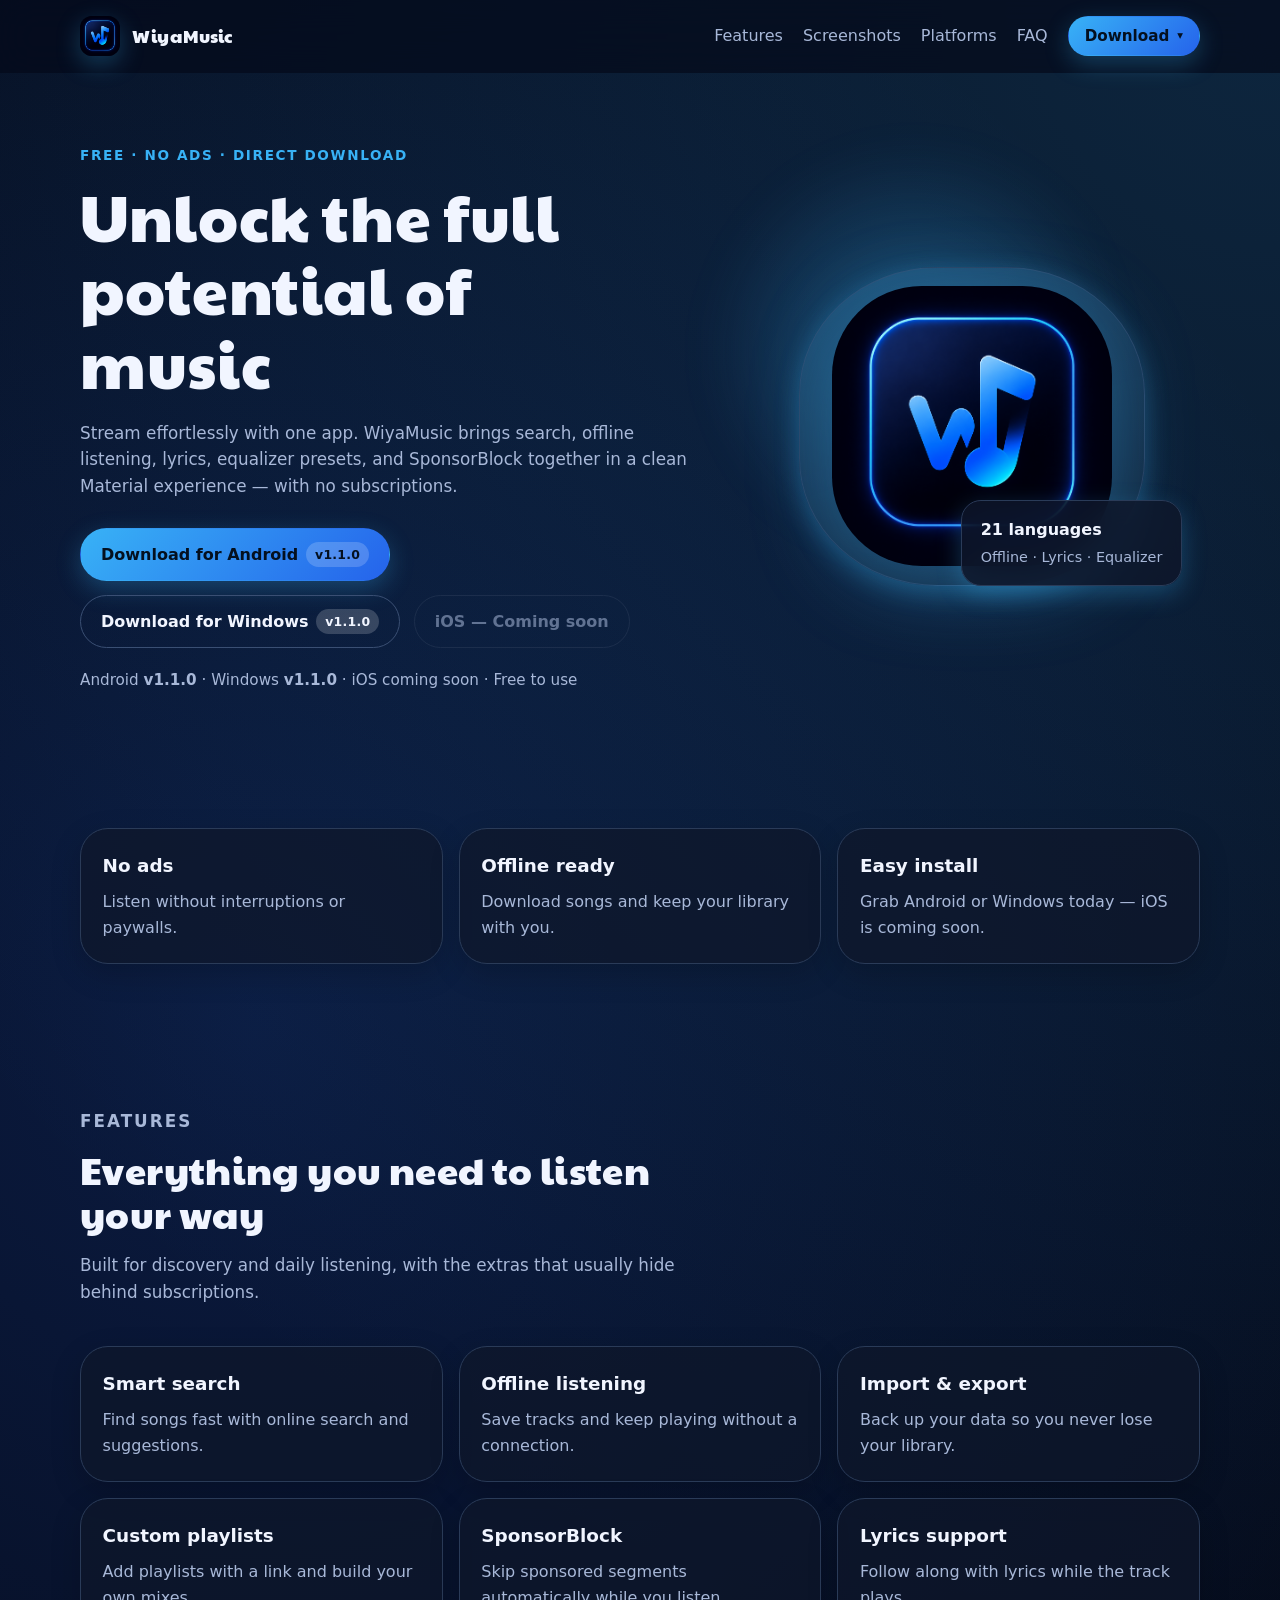
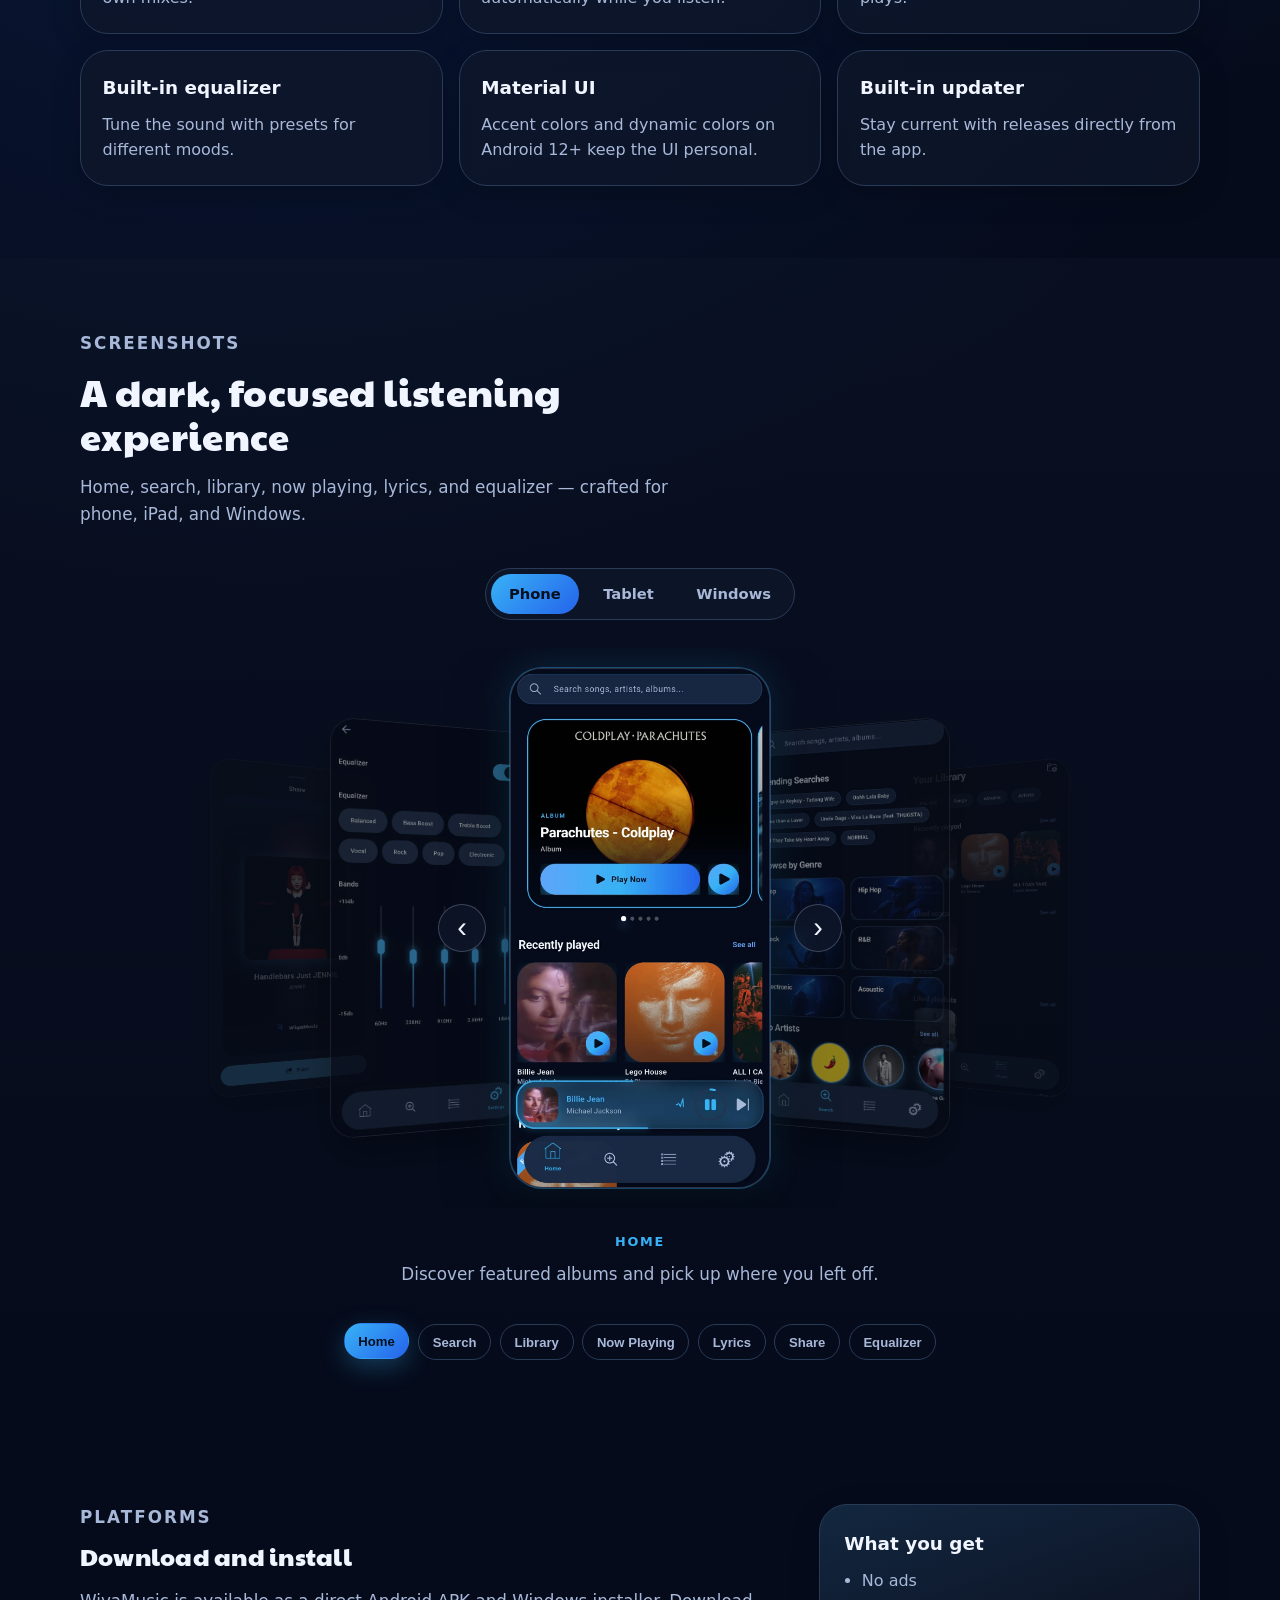
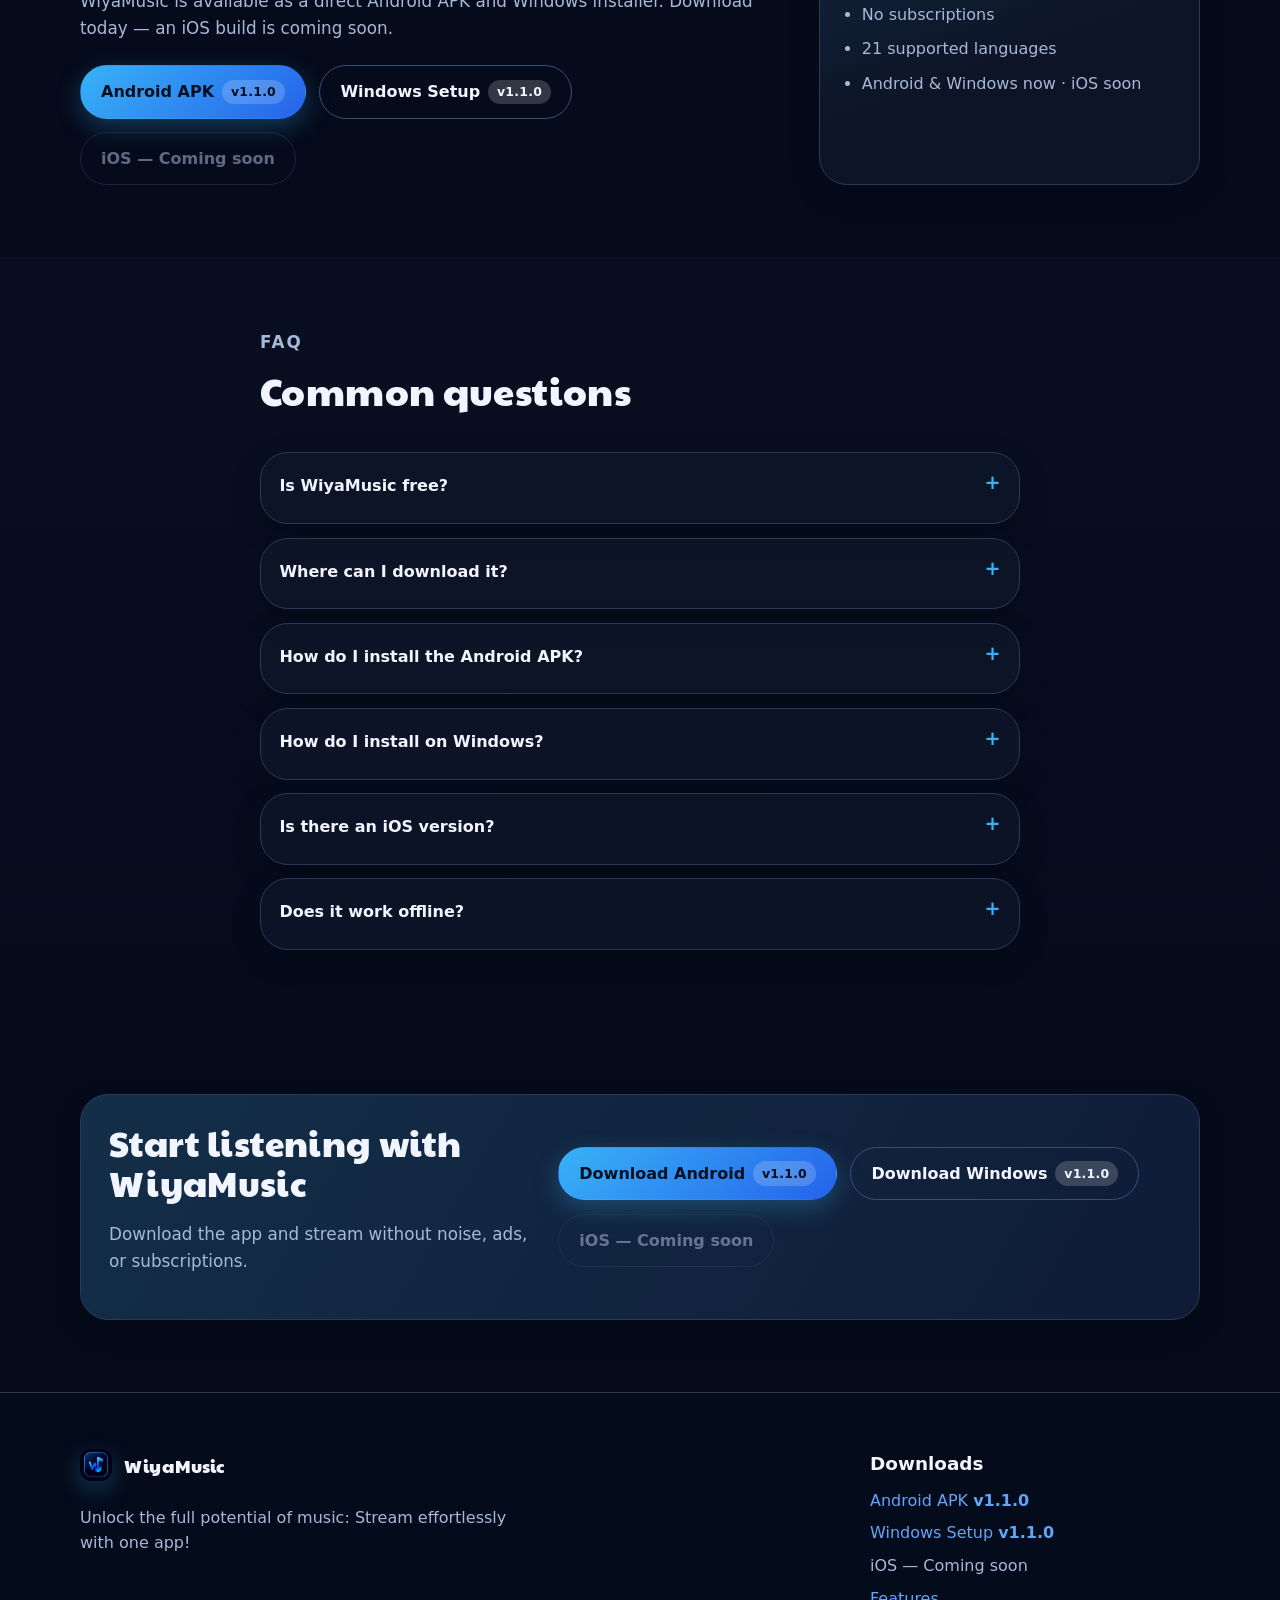
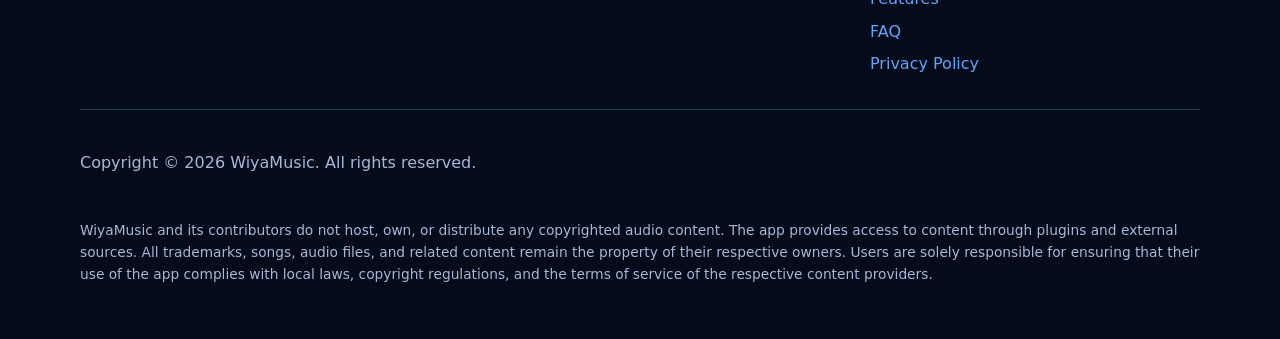
<file: index.html>
<!DOCTYPE html>
<html lang="en">
  <head>
    <meta charset="utf-8" />
    <meta name="viewport" content="width=device-width, initial-scale=1" />
    <title>WiyaMusic — Stream effortlessly with one app</title>
    <meta
      name="description"
      content="WiyaMusic is a free music streaming app with offline listening, lyrics, equalizer, SponsorBlock, and no ads or subscriptions. Download for Android and Windows — iOS coming soon."
    />
    <meta name="theme-color" content="#050B1B" />
    <meta name="color-scheme" content="dark" />
    <link rel="canonical" href="https://wiyam12.github.io/wiyamusic/" />
    <link rel="icon" type="image/png" href="assets/icons/wiyamusic_icon.png" />
    <link rel="apple-touch-icon" href="assets/icons/wiyamusic_icon.png" />

    <meta property="og:type" content="website" />
    <meta property="og:site_name" content="WiyaMusic" />
    <meta property="og:title" content="WiyaMusic — Stream effortlessly with one app" />
    <meta
      property="og:description"
      content="Free music streaming with offline listening, lyrics, equalizer, and no ads. Download for Android and Windows — iOS coming soon."
    />
    <meta
      property="og:image"
      content="https://wiyam12.github.io/wiyamusic/assets/icons/wiyamusic_icon.png"
    />
    <meta property="og:url" content="https://wiyam12.github.io/wiyamusic/" />

    <meta name="twitter:card" content="summary" />
    <meta name="twitter:title" content="WiyaMusic" />
    <meta
      name="twitter:description"
      content="Unlock the full potential of music: Stream effortlessly with one app!"
    />
    <meta
      name="twitter:image"
      content="https://wiyam12.github.io/wiyamusic/assets/icons/wiyamusic_icon.png"
    />

    <link rel="stylesheet" href="css/styles.css" />
  </head>
  <body>
    <a class="skip-link" href="#main">Skip to content</a>

    <header class="site-header" data-header>
      <div class="container header-inner">
        <a class="brand" href="#top" aria-label="WiyaMusic home">
          <img
            src="assets/icons/wiyamusic_icon.png"
            alt=""
            width="40"
            height="40"
          />
          <span>WiyaMusic</span>
        </a>

        <button
          class="nav-toggle"
          type="button"
          aria-expanded="false"
          aria-controls="site-nav"
          data-nav-toggle
        >
          <span class="sr-only">Menu</span>
          <span class="nav-toggle-bar" aria-hidden="true"></span>
          <span class="nav-toggle-bar" aria-hidden="true"></span>
          <span class="nav-toggle-bar" aria-hidden="true"></span>
        </button>

        <nav class="site-nav" id="site-nav" data-nav>
          <a href="#features">Features</a>
          <a href="#screenshots">Screenshots</a>
          <a href="#platforms">Platforms</a>
          <a href="#faq">FAQ</a>
          <div class="nav-download" data-download-menu>
            <button
              class="button button-small nav-download-toggle"
              type="button"
              aria-haspopup="true"
              aria-expanded="false"
              aria-controls="download-menu"
              data-download-toggle
            >
              Download
              <span class="nav-download-caret" aria-hidden="true">▾</span>
            </button>
            <div
              class="nav-download-panel"
              id="download-menu"
              role="menu"
              aria-label="Download options"
              data-download-panel
            >
              <a data-android-download
                class="nav-download-item"
                role="menuitem"
                href="downloads/android/wiyamusic-1.1.0.apk"
                download
              >
                <span class="nav-download-item-title">Download for Android</span>
                <span class="nav-download-item-sub"
                  >Direct APK · <span data-android-version>v1.1.0</span> · free</span
                >
              </a>
              <a data-windows-download
                class="nav-download-item"
                role="menuitem"
                href="downloads/windows/WiyaMusic-Setup-1.1.0.exe"
                download
              >
                <span class="nav-download-item-title">Download for Windows</span>
                <span class="nav-download-item-sub"
                  >Setup EXE · <span data-windows-version>v1.1.0</span> · free</span
                >
              </a>
              <span
                class="nav-download-item is-soon"
                role="menuitem"
                aria-disabled="true"
                title="iOS download coming soon"
              >
                <span class="nav-download-item-title">Download for iOS</span>
                <span class="nav-download-item-sub">Coming soon</span>
              </span>
            </div>
          </div>
        </nav>
      </div>
    </header>

    <main id="main">
      <section class="hero" id="top">
        <div class="hero-glow" aria-hidden="true"></div>
        <div class="container hero-grid">
          <div class="hero-copy">
            <p class="eyebrow">Free · No ads · Direct download</p>
            <h1>Unlock the full potential of music</h1>
            <p class="lead">
              Stream effortlessly with one app. WiyaMusic brings search,
              offline listening, lyrics, equalizer presets, and SponsorBlock
              together in a clean Material experience — with no subscriptions.
            </p>
            <div class="hero-actions" id="download">
              <a data-android-download
                class="button"
                href="downloads/android/wiyamusic-1.1.0.apk"
                download
              >
                Download for Android
                <span class="button-version" data-android-version>v1.1.0</span>
              </a>
              <a data-windows-download
                class="button button-ghost"
                href="downloads/windows/WiyaMusic-Setup-1.1.0.exe"
                download
              >
                Download for Windows
                <span class="button-version" data-windows-version>v1.1.0</span>
              </a>
              <span
                class="button button-ghost button-soon"
                aria-disabled="true"
                title="iOS download coming soon"
              >
                iOS — Coming soon
              </span>
            </div>
            <p class="hero-meta">
              Android
              <span data-android-version>v1.1.0</span>
              · Windows
              <span data-windows-version>v1.1.0</span>
              · iOS coming soon · Free to use
            </p>
          </div>

          <div class="hero-visual" aria-hidden="true">
            <div class="glass-orb"></div>
            <img
              class="hero-icon"
              src="assets/icons/wiyamusic_icon.png"
              alt=""
              width="280"
              height="280"
            />
            <div class="hero-card">
              <strong>21 languages</strong>
              <span>Offline · Lyrics · Equalizer</span>
            </div>
          </div>
        </div>
      </section>

      <section class="section highlights" aria-label="Highlights">
        <div class="container highlight-grid">
          <article class="highlight-card">
            <h2>No ads</h2>
            <p>Listen without interruptions or paywalls.</p>
          </article>
          <article class="highlight-card">
            <h2>Offline ready</h2>
            <p>Download songs and keep your library with you.</p>
          </article>
          <article class="highlight-card">
            <h2>Easy install</h2>
            <p>Grab Android or Windows today — iOS is coming soon.</p>
          </article>
        </div>
      </section>

      <section class="section" id="features">
        <div class="container">
          <div class="section-heading">
            <p class="eyebrow">Features</p>
            <h2>Everything you need to listen your way</h2>
            <p>
              Built for discovery and daily listening, with the extras that
              usually hide behind subscriptions.
            </p>
          </div>

          <div class="feature-grid">
            <article class="feature-card">
              <h3>Smart search</h3>
              <p>Find songs fast with online search and suggestions.</p>
            </article>
            <article class="feature-card">
              <h3>Offline listening</h3>
              <p>Save tracks and keep playing without a connection.</p>
            </article>
            <article class="feature-card">
              <h3>Import &amp; export</h3>
              <p>Back up your data so you never lose your library.</p>
            </article>
            <article class="feature-card">
              <h3>Custom playlists</h3>
              <p>Add playlists with a link and build your own mixes.</p>
            </article>
            <article class="feature-card">
              <h3>SponsorBlock</h3>
              <p>Skip sponsored segments automatically while you listen.</p>
            </article>
            <article class="feature-card">
              <h3>Lyrics support</h3>
              <p>Follow along with lyrics while the track plays.</p>
            </article>
            <article class="feature-card">
              <h3>Built-in equalizer</h3>
              <p>Tune the sound with presets for different moods.</p>
            </article>
            <article class="feature-card">
              <h3>Material UI</h3>
              <p>
                Accent colors and dynamic colors on Android 12+ keep the UI
                personal.
              </p>
            </article>
            <article class="feature-card">
              <h3>Built-in updater</h3>
              <p>Stay current with releases directly from the app.</p>
            </article>
          </div>
        </div>
      </section>

      <section class="section section-alt" id="screenshots">
        <div class="container">
          <div class="section-heading">
            <p class="eyebrow">Screenshots</p>
            <h2>A dark, focused listening experience</h2>
            <p>
              Home, search, library, now playing, lyrics, and equalizer —
              crafted for phone, iPad, and Windows.
            </p>
          </div>

          <div
            class="shot-device-toggle"
            role="tablist"
            aria-label="Screenshot device"
          >
            <button
              type="button"
              class="shot-device-btn is-active"
              data-device-btn="phone"
              role="tab"
              aria-selected="true"
            >
              Phone
            </button>
            <button
              type="button"
              class="shot-device-btn"
              data-device-btn="tablet"
              role="tab"
              aria-selected="false"
            >
              Tablet
            </button>
            <button
              type="button"
              class="shot-device-btn"
              data-device-btn="windows"
              role="tab"
              aria-selected="false"
            >
              Windows
            </button>
          </div>

          <div
            class="shot-carousel"
            data-carousel
            data-device="phone"
            role="region"
            aria-roledescription="carousel"
            aria-label="WiyaMusic app screenshots"
          >
            <div class="shot-carousel-stage" data-carousel-stage>
              <div class="shot-carousel-glow" aria-hidden="true"></div>

              <button
                class="shot-nav shot-nav-prev"
                type="button"
                data-carousel-prev
                aria-label="Previous screenshot"
              >
                <span aria-hidden="true">‹</span>
              </button>

              <div class="shot-track" data-carousel-track>
                <figure
                  class="phone-frame shot-slide is-active"
                  data-slide
                  data-device="phone"
                  data-label="Home"
                  data-caption="Discover featured albums and pick up where you left off."
                >
                  <img
                    src="assets/images/screenshots/screenshot-01.jpeg"
                    alt="WiyaMusic home screen with recently played songs"
                    loading="lazy"
                    width="956"
                    height="2050"
                  />
                </figure>
                <figure
                  class="phone-frame shot-slide"
                  data-slide
                  data-device="phone"
                  data-label="Search"
                  data-caption="Browse trending searches, genres, and top artists."
                >
                  <img
                    src="assets/images/screenshots/screenshot-02.jpeg"
                    alt="WiyaMusic search screen with trending searches and genres"
                    loading="lazy"
                    width="956"
                    height="2050"
                  />
                </figure>
                <figure
                  class="phone-frame shot-slide"
                  data-slide
                  data-device="phone"
                  data-label="Library"
                  data-caption="Your playlists, liked songs, and albums in one place."
                >
                  <img
                    src="assets/images/screenshots/screenshot-03.jpeg"
                    alt="WiyaMusic library screen with playlists and liked songs"
                    loading="lazy"
                    width="956"
                    height="2050"
                  />
                </figure>
                <figure
                  class="phone-frame shot-slide"
                  data-slide
                  data-device="phone"
                  data-label="Now Playing"
                  data-caption="Full-screen playback with like, shuffle, and queue."
                >
                  <img
                    src="assets/images/screenshots/screenshot-04.jpeg"
                    alt="WiyaMusic now playing screen"
                    loading="lazy"
                    width="956"
                    height="2050"
                  />
                </figure>
                <figure
                  class="phone-frame shot-slide"
                  data-slide
                  data-device="phone"
                  data-label="Lyrics"
                  data-caption="Follow along with synced lyrics while you listen."
                >
                  <img
                    src="assets/images/screenshots/screenshot-05.jpeg"
                    alt="WiyaMusic synced lyrics view"
                    loading="lazy"
                    width="956"
                    height="2050"
                  />
                </figure>
                <figure
                  class="phone-frame shot-slide"
                  data-slide
                  data-device="phone"
                  data-label="Share"
                  data-caption="Share a polished song card with WiyaMusic branding."
                >
                  <img
                    src="assets/images/screenshots/screenshot-06.jpeg"
                    alt="WiyaMusic share song card"
                    loading="lazy"
                    width="956"
                    height="2050"
                  />
                </figure>
                <figure
                  class="phone-frame shot-slide"
                  data-slide
                  data-device="phone"
                  data-label="Equalizer"
                  data-caption="Tune the sound with presets and custom frequency bands."
                >
                  <img
                    src="assets/images/screenshots/screenshot-07.jpeg"
                    alt="WiyaMusic built-in equalizer with presets"
                    loading="lazy"
                    width="956"
                    height="2050"
                  />
                </figure>

                <figure
                  class="tablet-frame shot-slide"
                  data-slide
                  data-device="tablet"
                  data-label="Home"
                  data-caption="A spacious home layout with featured albums and recent listening."
                >
                  <img
                    src="assets/images/screenshots/ipad/screenshot-01.png"
                    alt="WiyaMusic iPad home screen"
                    loading="lazy"
                    width="2048"
                    height="2732"
                  />
                </figure>
                <figure
                  class="tablet-frame shot-slide"
                  data-slide
                  data-device="tablet"
                  data-label="Library"
                  data-caption="Sidebar navigation keeps library sections and playlists in reach."
                >
                  <img
                    src="assets/images/screenshots/ipad/screenshot-02.png"
                    alt="WiyaMusic iPad library with sidebar"
                    loading="lazy"
                    width="2048"
                    height="2732"
                  />
                </figure>
                <figure
                  class="tablet-frame shot-slide"
                  data-slide
                  data-device="tablet"
                  data-label="Playlists"
                  data-caption="Browse playlists with cover art in a tablet-friendly layout."
                >
                  <img
                    src="assets/images/screenshots/ipad/screenshot-03.png"
                    alt="WiyaMusic iPad playlists view"
                    loading="lazy"
                    width="2048"
                    height="2732"
                  />
                </figure>
                <figure
                  class="tablet-frame shot-slide"
                  data-slide
                  data-device="tablet"
                  data-label="Now Playing"
                  data-caption="Artwork and controls share the screen for a focused listen."
                >
                  <img
                    src="assets/images/screenshots/ipad/screenshot-04.png"
                    alt="WiyaMusic iPad now playing screen"
                    loading="lazy"
                    width="2048"
                    height="2732"
                  />
                </figure>
                <figure
                  class="tablet-frame shot-slide"
                  data-slide
                  data-device="tablet"
                  data-label="Queue"
                  data-caption="Show or hide the queue beside playback on iPad."
                >
                  <img
                    src="assets/images/screenshots/ipad/screenshot-05.png"
                    alt="WiyaMusic iPad now playing with queue"
                    loading="lazy"
                    width="2048"
                    height="2732"
                  />
                </figure>
                <figure
                  class="tablet-frame shot-slide"
                  data-slide
                  data-device="tablet"
                  data-label="Search"
                  data-caption="Search and discovery expand across the larger canvas."
                >
                  <img
                    src="assets/images/screenshots/ipad/screenshot-06.png"
                    alt="WiyaMusic iPad search screen"
                    loading="lazy"
                    width="2048"
                    height="2732"
                  />
                </figure>
                <figure
                  class="tablet-frame shot-slide"
                  data-slide
                  data-device="tablet"
                  data-label="Equalizer"
                  data-caption="Fine-tune sound with presets on a roomy tablet layout."
                >
                  <img
                    src="assets/images/screenshots/ipad/screenshot-07.png"
                    alt="WiyaMusic iPad equalizer"
                    loading="lazy"
                    width="2048"
                    height="2732"
                  />
                </figure>

                <figure
                  class="windows-frame shot-slide"
                  data-slide
                  data-device="windows"
                  data-label="Home"
                  data-caption="A desktop home layout with featured music and recent listening."
                >
                  <img
                    src="assets/images/screenshots/windows/screenshot-01.png"
                    alt="WiyaMusic Windows home screen"
                    loading="lazy"
                    width="1186"
                    height="793"
                  />
                </figure>
                <figure
                  class="windows-frame shot-slide"
                  data-slide
                  data-device="windows"
                  data-label="Search"
                  data-caption="Search and discovery on a wide Windows window."
                >
                  <img
                    src="assets/images/screenshots/windows/screenshot-02.png"
                    alt="WiyaMusic Windows search screen"
                    loading="lazy"
                    width="1186"
                    height="793"
                  />
                </figure>
                <figure
                  class="windows-frame shot-slide"
                  data-slide
                  data-device="windows"
                  data-label="Library"
                  data-caption="Browse playlists and library sections on desktop."
                >
                  <img
                    src="assets/images/screenshots/windows/screenshot-03.png"
                    alt="WiyaMusic Windows library screen"
                    loading="lazy"
                    width="1186"
                    height="793"
                  />
                </figure>
                <figure
                  class="windows-frame shot-slide"
                  data-slide
                  data-device="windows"
                  data-label="Now Playing"
                  data-caption="Full now-playing controls tailored for desktop."
                >
                  <img
                    src="assets/images/screenshots/windows/screenshot-04.png"
                    alt="WiyaMusic Windows now playing screen"
                    loading="lazy"
                    width="1186"
                    height="793"
                  />
                </figure>
                <figure
                  class="windows-frame shot-slide"
                  data-slide
                  data-device="windows"
                  data-label="Queue"
                  data-caption="Keep the queue visible while you listen on Windows."
                >
                  <img
                    src="assets/images/screenshots/windows/screenshot-05.png"
                    alt="WiyaMusic Windows queue view"
                    loading="lazy"
                    width="1186"
                    height="793"
                  />
                </figure>
                <figure
                  class="windows-frame shot-slide"
                  data-slide
                  data-device="windows"
                  data-label="Lyrics"
                  data-caption="Follow synced lyrics in a spacious desktop layout."
                >
                  <img
                    src="assets/images/screenshots/windows/screenshot-06.png"
                    alt="WiyaMusic Windows lyrics view"
                    loading="lazy"
                    width="1186"
                    height="793"
                  />
                </figure>
                <figure
                  class="windows-frame shot-slide"
                  data-slide
                  data-device="windows"
                  data-label="Equalizer"
                  data-caption="Tune presets and bands with desktop-friendly controls."
                >
                  <img
                    src="assets/images/screenshots/windows/screenshot-07.png"
                    alt="WiyaMusic Windows equalizer"
                    loading="lazy"
                    width="1186"
                    height="793"
                  />
                </figure>
              </div>

              <button
                class="shot-nav shot-nav-next"
                type="button"
                data-carousel-next
                aria-label="Next screenshot"
              >
                <span aria-hidden="true">›</span>
              </button>
            </div>

            <div class="shot-meta">
              <p class="shot-label" data-carousel-label>Home</p>
              <p class="shot-caption" data-carousel-caption>
                Discover featured albums and pick up where you left off.
              </p>
            </div>

            <div
              class="shot-dots"
              data-carousel-dots
              role="tablist"
              aria-label="Choose screenshot"
            ></div>
          </div>
        </div>
      </section>

      <section class="section" id="platforms">
        <div class="container download-grid">
          <div>
            <p class="eyebrow">Platforms</p>
            <h2>Download and install</h2>
            <p>
              WiyaMusic is available as a direct Android APK and Windows
              installer. Download today — an iOS build is coming soon.
            </p>
            <div class="inline-actions">
              <a data-android-download class="button" href="downloads/android/wiyamusic-1.1.0.apk" download
                >Android APK
                <span class="button-version" data-android-version>v1.1.0</span></a
              >
              <a data-windows-download class="button button-ghost" href="downloads/windows/WiyaMusic-Setup-1.1.0.exe" download
                >Windows Setup
                <span class="button-version" data-windows-version>v1.1.0</span></a
              >
              <span
                class="button button-ghost button-soon"
                aria-disabled="true"
                title="iOS download coming soon"
                >iOS — Coming soon</span
              >
            </div>
          </div>
          <aside class="glass-panel">
            <h3>What you get</h3>
            <ul>
              <li>No ads</li>
              <li>No subscriptions</li>
              <li>21 supported languages</li>
              <li>Android &amp; Windows now · iOS soon</li>
            </ul>
          </aside>
        </div>
      </section>

      <section class="section section-alt" id="faq">
        <div class="container narrow">
          <div class="section-heading">
            <p class="eyebrow">FAQ</p>
            <h2>Common questions</h2>
          </div>

          <div class="faq-list">
            <details>
              <summary>Is WiyaMusic free?</summary>
              <p>
                Yes. There are no ads and no subscriptions. Download the app and
                start listening.
              </p>
            </details>
            <details>
              <summary>Where can I download it?</summary>
              <p>
                Download the
                <a data-android-download href="downloads/android/wiyamusic-1.1.0.apk"
                  >Android APK (<span data-android-version>v1.1.0</span>)</a
                >
                or the
                <a data-windows-download href="downloads/windows/WiyaMusic-Setup-1.1.0.exe"
                  >Windows installer (<span data-windows-version>v1.1.0</span>)</a
                >
                from this site. An iOS version is coming soon.
              </p>
            </details>
            <details>
              <summary>How do I install the Android APK?</summary>
              <p>
                Download the APK, open the file on your Android device, and
                allow installation from this source if prompted. Then open
                WiyaMusic and start listening.
              </p>
            </details>
            <details>
              <summary>How do I install on Windows?</summary>
              <p>
                Download the
                <a data-windows-download href="downloads/windows/WiyaMusic-Setup-1.1.0.exe"
                  >Windows setup (<span data-windows-version>v1.1.0</span>)</a
                >, run the installer, and follow the prompts. Then open
                WiyaMusic from the Start menu.
              </p>
            </details>
            <details>
              <summary>Is there an iOS version?</summary>
              <p>
                Not yet — iOS is coming soon. Check back here for the installer
                when it launches.
              </p>
            </details>
            <details>
              <summary>Does it work offline?</summary>
              <p>
                Yes. You can download songs for offline listening and export or
                import your data to keep your library safe.
              </p>
            </details>
          </div>
        </div>
      </section>

      <section class="section cta">
        <div class="container cta-panel">
          <div>
            <h2>Start listening with WiyaMusic</h2>
            <p>
              Download the app and stream without noise, ads, or subscriptions.
            </p>
          </div>
          <div class="hero-actions">
            <a data-android-download class="button" href="downloads/android/wiyamusic-1.1.0.apk" download
              >Download Android
              <span class="button-version" data-android-version>v1.1.0</span></a
            >
            <a data-windows-download class="button button-ghost" href="downloads/windows/WiyaMusic-Setup-1.1.0.exe" download
              >Download Windows
              <span class="button-version" data-windows-version>v1.1.0</span></a
            >
            <span
              class="button button-ghost button-soon"
              aria-disabled="true"
              title="iOS download coming soon"
              >iOS — Coming soon</span
            >
          </div>
        </div>
      </section>
    </main>

    <footer class="site-footer">
      <div class="container footer-grid">
        <div>
          <a class="brand" href="#top">
            <img
              src="assets/icons/wiyamusic_icon.png"
              alt=""
              width="32"
              height="32"
            />
            <span>WiyaMusic</span>
          </a>
          <p class="footer-copy">
            Unlock the full potential of music: Stream effortlessly with one
            app!
          </p>
        </div>

        <div class="footer-downloads">
          <h3>Downloads</h3>
          <ul>
            <li>
              <a data-android-download href="downloads/android/wiyamusic-1.1.0.apk"
                >Android APK
                <span data-android-version>v1.1.0</span></a
              >
            </li>
            <li>
              <a data-windows-download href="downloads/windows/WiyaMusic-Setup-1.1.0.exe"
                >Windows Setup
                <span data-windows-version>v1.1.0</span></a
              >
            </li>
            <li>
              <span class="footer-soon">iOS — Coming soon</span>
            </li>
            <li>
              <a href="#features">Features</a>
            </li>
            <li>
              <a href="#faq">FAQ</a>
            </li>
            <li>
              <a href="privacy.html">Privacy Policy</a>
            </li>
          </ul>
        </div>
      </div>

      <div class="container legal">
        <p>Copyright © 2026 WiyaMusic. All rights reserved.</p>
        <p class="disclaimer">
          WiyaMusic and its contributors do not host, own, or distribute any
          copyrighted audio content. The app provides access to content through
          plugins and external sources. All trademarks, songs, audio files, and
          related content remain the property of their respective owners. Users
          are solely responsible for ensuring that their use of the app complies
          with local laws, copyright regulations, and the terms of service of
          the respective content providers.
        </p>
      </div>
    </footer>

    <script src="js/main.js" defer></script>
  </body>
</html>
</file>
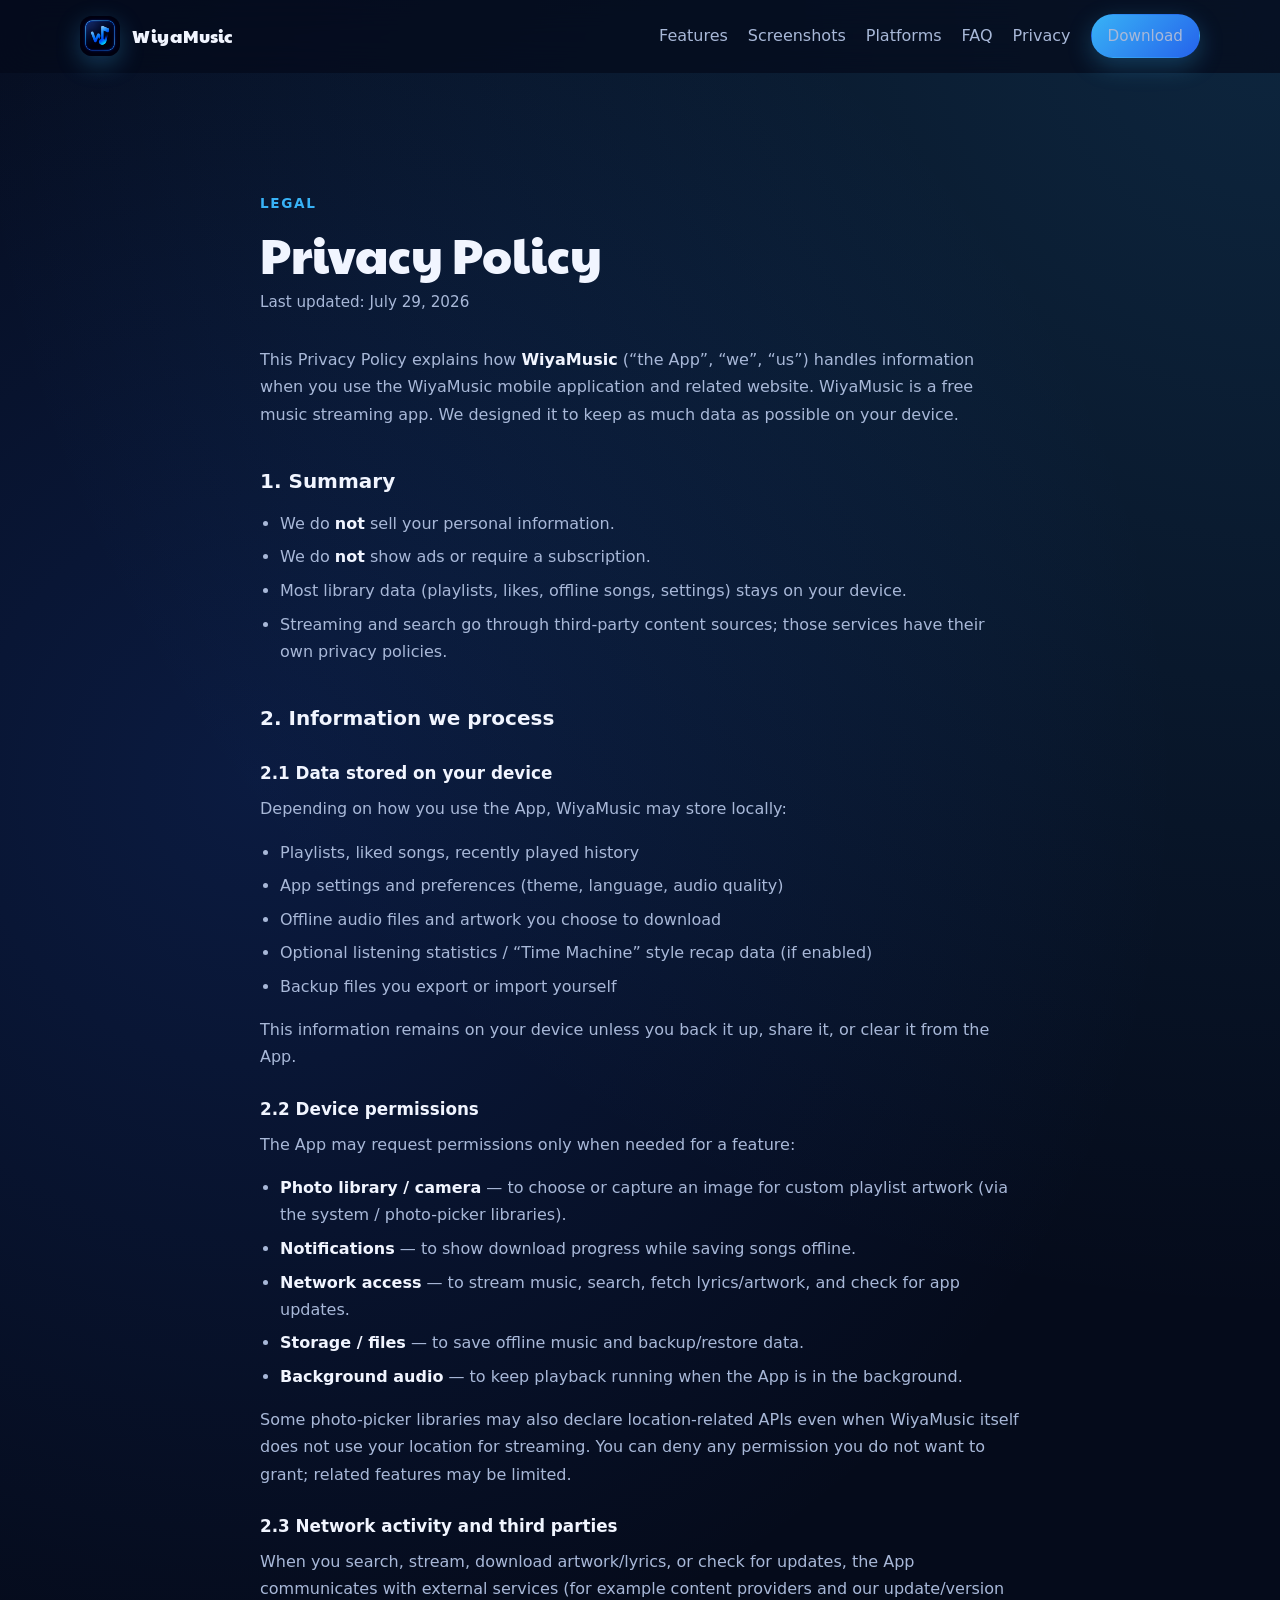
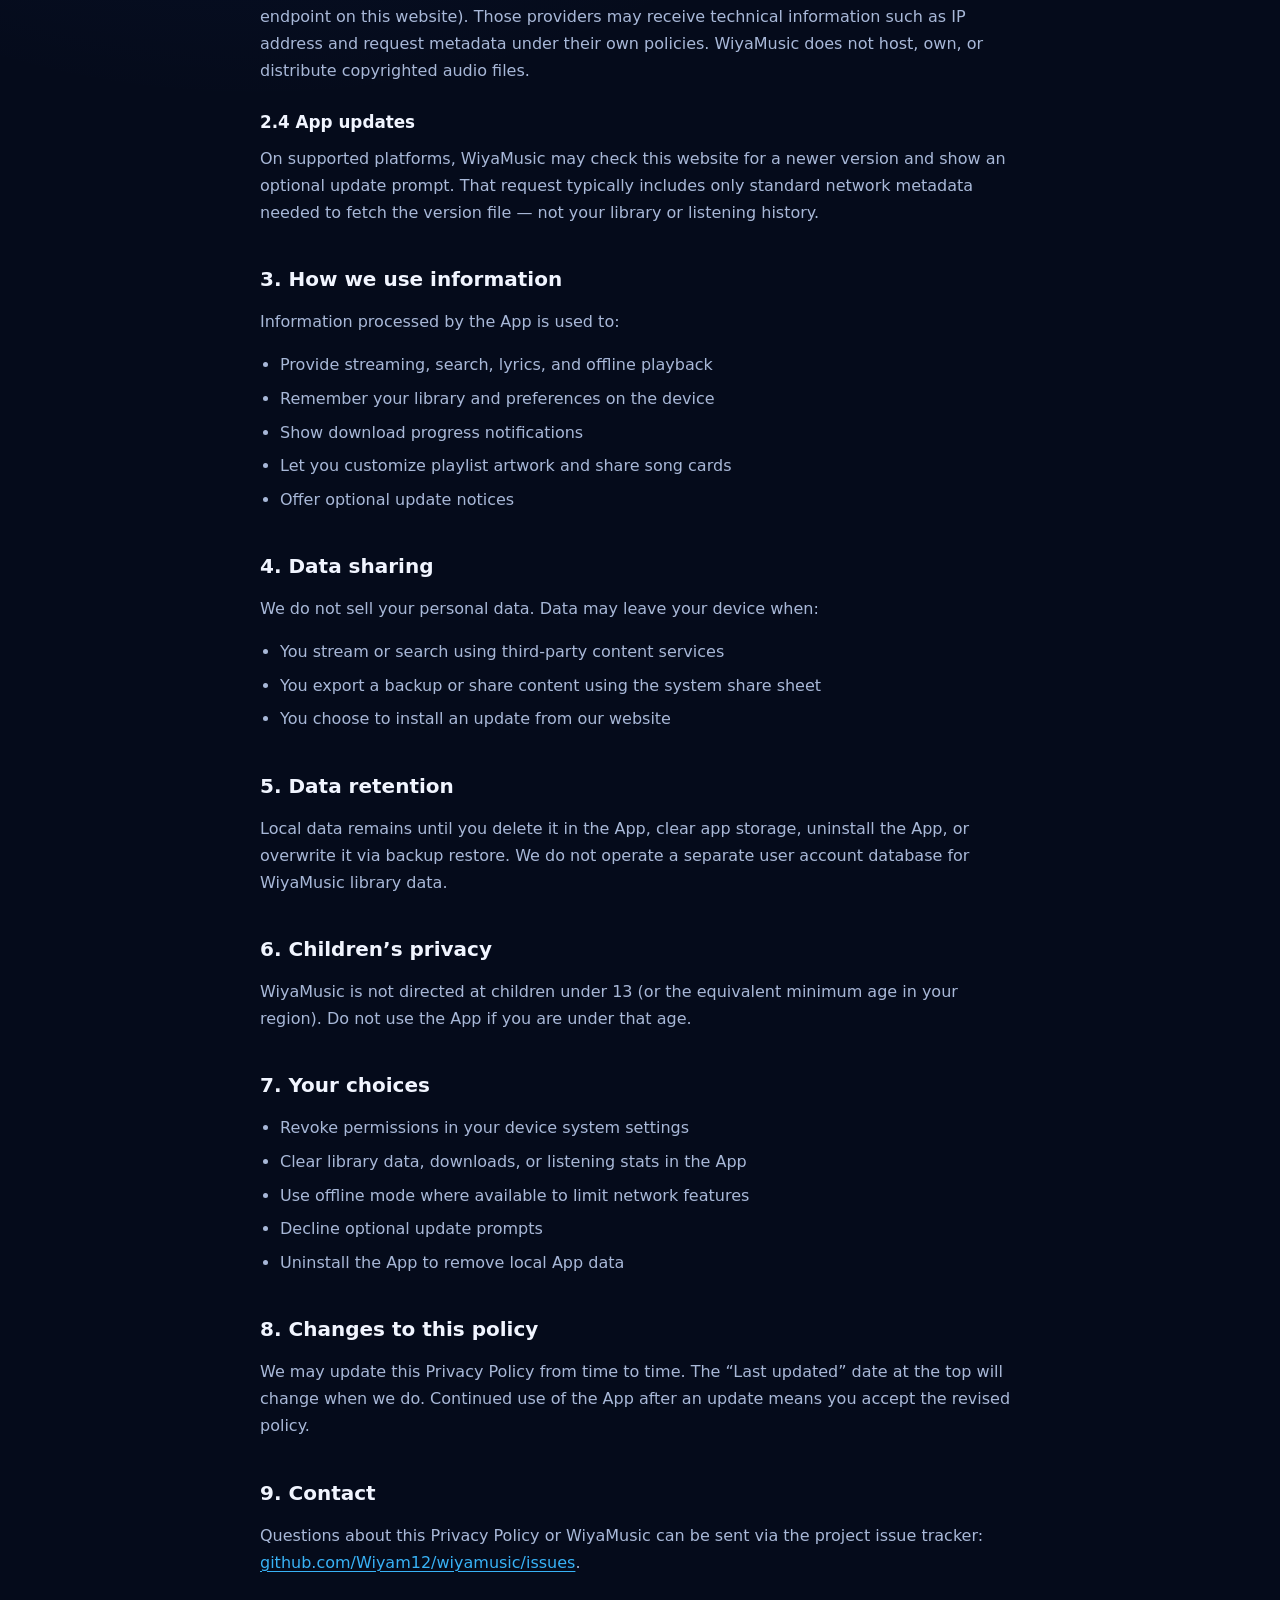
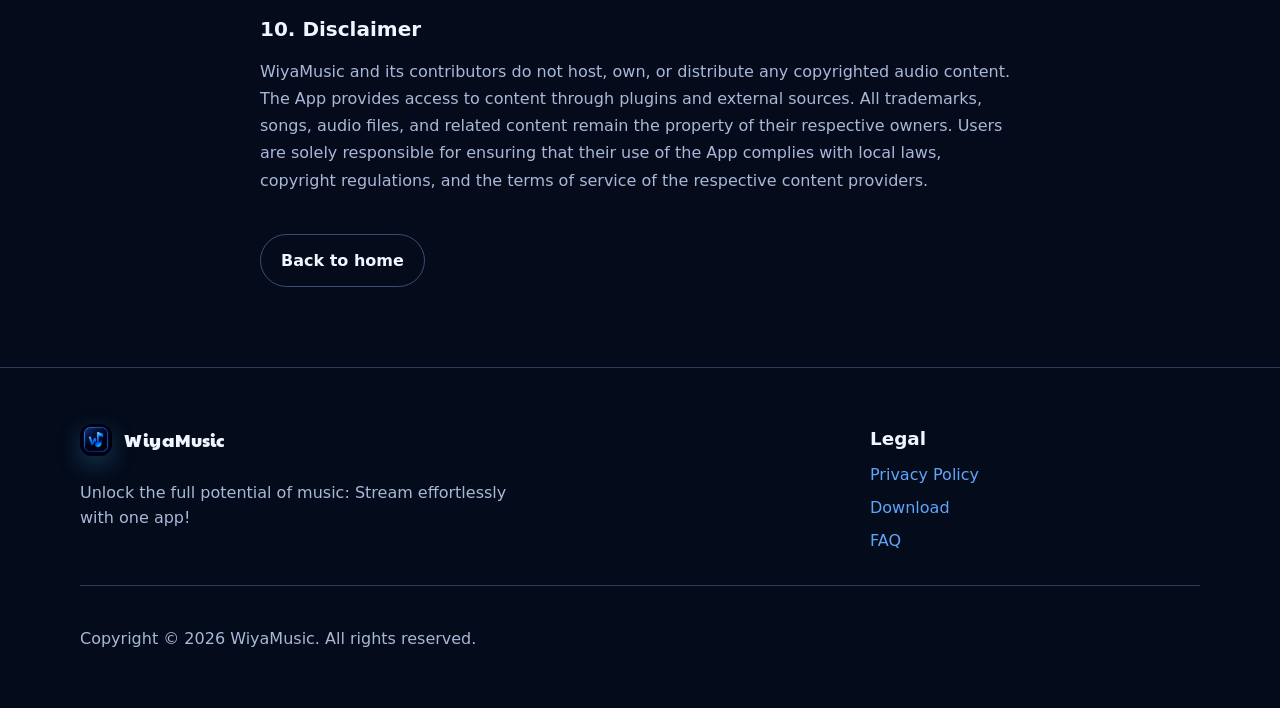
<file: privacy.html>
<!DOCTYPE html>
<html lang="en">
  <head>
    <meta charset="utf-8" />
    <meta name="viewport" content="width=device-width, initial-scale=1" />
    <title>Privacy Policy · WiyaMusic</title>
    <meta
      name="description"
      content="Privacy Policy for WiyaMusic — how the free music streaming app handles data on your device and online."
    />
    <meta name="theme-color" content="#050B1B" />
    <meta name="color-scheme" content="dark" />
    <link
      rel="canonical"
      href="https://wiyam12.github.io/wiyamusic/privacy.html"
    />
    <link rel="icon" type="image/png" href="assets/icons/wiyamusic_icon.png" />
    <link rel="apple-touch-icon" href="assets/icons/wiyamusic_icon.png" />

    <meta property="og:type" content="website" />
    <meta property="og:site_name" content="WiyaMusic" />
    <meta property="og:title" content="Privacy Policy · WiyaMusic" />
    <meta
      property="og:description"
      content="Learn how WiyaMusic handles privacy, device permissions, and data stored on your device."
    />
    <meta
      property="og:image"
      content="https://wiyam12.github.io/wiyamusic/assets/icons/wiyamusic_icon.png"
    />
    <meta
      property="og:url"
      content="https://wiyam12.github.io/wiyamusic/privacy.html"
    />

    <link rel="stylesheet" href="css/styles.css" />
  </head>
  <body>
    <a class="skip-link" href="#main">Skip to content</a>

    <header class="site-header" data-header>
      <div class="container header-inner">
        <a class="brand" href="./" aria-label="WiyaMusic home">
          <img
            src="assets/icons/wiyamusic_icon.png"
            alt=""
            width="40"
            height="40"
          />
          <span>WiyaMusic</span>
        </a>

        <button
          class="nav-toggle"
          type="button"
          aria-expanded="false"
          aria-controls="site-nav"
          data-nav-toggle
        >
          <span class="sr-only">Menu</span>
          <span class="nav-toggle-bar" aria-hidden="true"></span>
          <span class="nav-toggle-bar" aria-hidden="true"></span>
          <span class="nav-toggle-bar" aria-hidden="true"></span>
        </button>

        <nav class="site-nav" id="site-nav" data-nav>
          <a href="./#features">Features</a>
          <a href="./#screenshots">Screenshots</a>
          <a href="./#platforms">Platforms</a>
          <a href="./#faq">FAQ</a>
          <a href="privacy.html" aria-current="page">Privacy</a>
          <a class="button button-small" href="./#download">Download</a>
        </nav>
      </div>
    </header>

    <main id="main" class="legal-page">
      <div class="container narrow">
        <p class="eyebrow">Legal</p>
        <h1>Privacy Policy</h1>
        <p class="legal-updated">Last updated: July 29, 2026</p>

        <div class="legal-content">
          <p>
            This Privacy Policy explains how <strong>WiyaMusic</strong> (“the
            App”, “we”, “us”) handles information when you use the WiyaMusic
            mobile application and related website. WiyaMusic is a free music
            streaming app. We designed it to keep as much data as possible on
            your device.
          </p>

          <h2>1. Summary</h2>
          <ul>
            <li>
              We do <strong>not</strong> sell your personal information.
            </li>
            <li>
              We do <strong>not</strong> show ads or require a subscription.
            </li>
            <li>
              Most library data (playlists, likes, offline songs, settings)
              stays on your device.
            </li>
            <li>
              Streaming and search go through third-party content sources; those
              services have their own privacy policies.
            </li>
          </ul>

          <h2>2. Information we process</h2>

          <h3>2.1 Data stored on your device</h3>
          <p>Depending on how you use the App, WiyaMusic may store locally:</p>
          <ul>
            <li>Playlists, liked songs, recently played history</li>
            <li>App settings and preferences (theme, language, audio quality)</li>
            <li>
              Offline audio files and artwork you choose to download
            </li>
            <li>
              Optional listening statistics / “Time Machine” style recap data
              (if enabled)
            </li>
            <li>Backup files you export or import yourself</li>
          </ul>
          <p>
            This information remains on your device unless you back it up, share
            it, or clear it from the App.
          </p>

          <h3>2.2 Device permissions</h3>
          <p>
            The App may request permissions only when needed for a feature:
          </p>
          <ul>
            <li>
              <strong>Photo library / camera</strong> — to choose or capture an
              image for custom playlist artwork (via the system / photo-picker
              libraries).
            </li>
            <li>
              <strong>Notifications</strong> — to show download progress while
              saving songs offline.
            </li>
            <li>
              <strong>Network access</strong> — to stream music, search, fetch
              lyrics/artwork, and check for app updates.
            </li>
            <li>
              <strong>Storage / files</strong> — to save offline music and
              backup/restore data.
            </li>
            <li>
              <strong>Background audio</strong> — to keep playback running when
              the App is in the background.
            </li>
          </ul>
          <p>
            Some photo-picker libraries may also declare location-related APIs
            even when WiyaMusic itself does not use your location for streaming.
            You can deny any permission you do not want to grant; related
            features may be limited.
          </p>

          <h3>2.3 Network activity and third parties</h3>
          <p>
            When you search, stream, download artwork/lyrics, or check for
            updates, the App communicates with external services (for example
            content providers and our update/version endpoint on this website).
            Those providers may receive technical information such as IP address
            and request metadata under their own policies. WiyaMusic does not
            host, own, or distribute copyrighted audio files.
          </p>

          <h3>2.4 App updates</h3>
          <p>
            On supported platforms, WiyaMusic may check this website for a newer
            version and show an optional update prompt. That request typically
            includes only standard network metadata needed to fetch the version
            file — not your library or listening history.
          </p>

          <h2>3. How we use information</h2>
          <p>Information processed by the App is used to:</p>
          <ul>
            <li>Provide streaming, search, lyrics, and offline playback</li>
            <li>Remember your library and preferences on the device</li>
            <li>Show download progress notifications</li>
            <li>Let you customize playlist artwork and share song cards</li>
            <li>Offer optional update notices</li>
          </ul>

          <h2>4. Data sharing</h2>
          <p>
            We do not sell your personal data. Data may leave your device when:
          </p>
          <ul>
            <li>
              You stream or search using third-party content services
            </li>
            <li>You export a backup or share content using the system share sheet</li>
            <li>You choose to install an update from our website</li>
          </ul>

          <h2>5. Data retention</h2>
          <p>
            Local data remains until you delete it in the App, clear app storage,
            uninstall the App, or overwrite it via backup restore. We do not
            operate a separate user account database for WiyaMusic library data.
          </p>

          <h2>6. Children’s privacy</h2>
          <p>
            WiyaMusic is not directed at children under 13 (or the equivalent
            minimum age in your region). Do not use the App if you are under
            that age.
          </p>

          <h2>7. Your choices</h2>
          <ul>
            <li>Revoke permissions in your device system settings</li>
            <li>Clear library data, downloads, or listening stats in the App</li>
            <li>Use offline mode where available to limit network features</li>
            <li>Decline optional update prompts</li>
            <li>Uninstall the App to remove local App data</li>
          </ul>

          <h2>8. Changes to this policy</h2>
          <p>
            We may update this Privacy Policy from time to time. The “Last
            updated” date at the top will change when we do. Continued use of
            the App after an update means you accept the revised policy.
          </p>

          <h2>9. Contact</h2>
          <p>
            Questions about this Privacy Policy or WiyaMusic can be sent via the
            project issue tracker:
            <a
              href="https://github.com/Wiyam12/wiyamusic/issues"
              rel="noopener noreferrer"
              >github.com/Wiyam12/wiyamusic/issues</a
            >.
          </p>

          <h2>10. Disclaimer</h2>
          <p>
            WiyaMusic and its contributors do not host, own, or distribute any
            copyrighted audio content. The App provides access to content through
            plugins and external sources. All trademarks, songs, audio files, and
            related content remain the property of their respective owners. Users
            are solely responsible for ensuring that their use of the App
            complies with local laws, copyright regulations, and the terms of
            service of the respective content providers.
          </p>
        </div>

        <p class="legal-back">
          <a class="button button-ghost" href="./">Back to home</a>
        </p>
      </div>
    </main>

    <footer class="site-footer">
      <div class="container footer-grid">
        <div>
          <a class="brand" href="./">
            <img
              src="assets/icons/wiyamusic_icon.png"
              alt=""
              width="32"
              height="32"
            />
            <span>WiyaMusic</span>
          </a>
          <p class="footer-copy">
            Unlock the full potential of music: Stream effortlessly with one
            app!
          </p>
        </div>

        <div class="footer-downloads">
          <h3>Legal</h3>
          <ul>
            <li><a href="privacy.html">Privacy Policy</a></li>
            <li><a href="./#download">Download</a></li>
            <li><a href="./#faq">FAQ</a></li>
          </ul>
        </div>
      </div>

      <div class="container legal">
        <p>Copyright © 2026 WiyaMusic. All rights reserved.</p>
      </div>
    </footer>

    <script src="js/main.js" defer></script>
  </body>
</html>
</file>
<file: css/styles.css>
@font-face {
  font-family: "Paytone One";
  src: url("../assets/fonts/PaytoneOne-Regular.ttf") format("truetype");
  font-weight: 400;
  font-style: normal;
  font-display: swap;
}

:root {
  --bg: #050b1b;
  --surface: #0f172a;
  --surface-low: #121c31;
  --surface-container: #16233a;
  --surface-high: #1a2a45;
  --surface-highest: #243552;
  --primary: #38b2f6;
  --primary-bright: #60a5fa;
  --primary-deep: #2563eb;
  --on-primary: #04101f;
  --on-surface: #f1f5ff;
  --on-surface-variant: #a8b8d8;
  --outline: #3a4f73;
  --outline-variant: #2a3b58;
  --radius: 28px;
  --radius-md: 20px;
  --radius-sm: 14px;
  --shadow: 0 8px 24px rgba(56, 178, 246, 0.28);
  --container: 1120px;
  --header-height: 72px;
  color-scheme: dark;
}

*,
*::before,
*::after {
  box-sizing: border-box;
}

html {
  scroll-behavior: smooth;
}

body {
  margin: 0;
  min-width: 320px;
  font-family:
    Inter,
    ui-sans-serif,
    system-ui,
    -apple-system,
    BlinkMacSystemFont,
    "Segoe UI",
    sans-serif;
  background:
    radial-gradient(circle at top right, rgba(56, 178, 246, 0.16), transparent 32%),
    radial-gradient(circle at 20% 20%, rgba(37, 99, 235, 0.18), transparent 28%),
    var(--bg);
  color: var(--on-surface);
  line-height: 1.6;
}

img {
  max-width: 100%;
  height: auto;
  display: block;
}

a {
  color: var(--primary-bright);
  text-decoration-thickness: 1px;
  text-underline-offset: 0.18em;
}

a:hover {
  color: #93c5fd;
}

:focus-visible {
  outline: 2px solid var(--primary);
  outline-offset: 3px;
}

.sr-only {
  position: absolute;
  width: 1px;
  height: 1px;
  padding: 0;
  margin: -1px;
  overflow: hidden;
  clip: rect(0, 0, 0, 0);
  white-space: nowrap;
  border: 0;
}

.skip-link {
  position: absolute;
  left: 1rem;
  top: -100px;
  z-index: 1000;
  padding: 0.75rem 1rem;
  border-radius: 999px;
  background: var(--primary);
  color: var(--on-primary);
  font-weight: 600;
}

.skip-link:focus {
  top: 1rem;
}

.container {
  width: min(100% - 2rem, var(--container));
  margin-inline: auto;
}

.narrow {
  width: min(100% - 2rem, 760px);
}

.site-header {
  position: sticky;
  top: 0;
  z-index: 50;
  backdrop-filter: blur(18px);
  background: rgba(5, 11, 27, 0.72);
  border-bottom: 1px solid transparent;
  transition:
    border-color 180ms ease,
    background 180ms ease;
}

.site-header.is-scrolled {
  border-bottom-color: var(--outline-variant);
  background: rgba(5, 11, 27, 0.88);
}

.header-inner {
  display: flex;
  align-items: center;
  justify-content: space-between;
  min-height: var(--header-height);
  gap: 1rem;
}

.brand {
  display: inline-flex;
  align-items: center;
  gap: 0.75rem;
  color: var(--on-surface);
  text-decoration: none;
  font-family: "Paytone One", Inter, sans-serif;
  font-size: 1.15rem;
  letter-spacing: 0.01em;
}

.brand img {
  border-radius: 12px;
  box-shadow: var(--shadow);
}

.site-nav {
  display: flex;
  align-items: center;
  gap: 1.25rem;
}

.site-nav a {
  color: var(--on-surface-variant);
  text-decoration: none;
  font-weight: 500;
}

.site-nav a:hover,
.site-nav a:focus-visible {
  color: var(--on-surface);
}

.nav-download {
  position: relative;
}

.nav-download-toggle {
  border: none;
  cursor: pointer;
  font-family: inherit;
  font-size: 0.95rem;
}

.nav-download-caret {
  font-size: 0.75em;
  line-height: 1;
  transition: transform 180ms ease;
}

.nav-download.is-open .nav-download-caret {
  transform: rotate(180deg);
}

.nav-download-panel {
  position: absolute;
  top: calc(100% + 10px);
  right: 0;
  z-index: 60;
  min-width: 250px;
  display: grid;
  gap: 0.35rem;
  padding: 0.5rem;
  border-radius: var(--radius-md);
  background: rgba(15, 23, 42, 0.96);
  border: 1px solid var(--outline-variant);
  box-shadow: 0 16px 40px rgba(0, 0, 0, 0.4);
  backdrop-filter: blur(14px);
  opacity: 0;
  visibility: hidden;
  transform: translateY(-6px);
  transition:
    opacity 180ms ease,
    transform 180ms ease,
    visibility 180ms;
}

.nav-download.is-open .nav-download-panel {
  opacity: 1;
  visibility: visible;
  transform: translateY(0);
}

.nav-download-item {
  display: flex;
  flex-direction: column;
  gap: 0.1rem;
  padding: 0.7rem 0.85rem;
  border-radius: 12px;
  text-decoration: none;
  transition: background 160ms ease;
}

a.nav-download-item:hover,
a.nav-download-item:focus-visible {
  background: rgba(56, 178, 246, 0.12);
}

.nav-download-item-title {
  color: var(--on-surface);
  font-weight: 600;
  font-size: 0.95rem;
}

.nav-download-item-sub {
  color: var(--on-surface-variant);
  font-size: 0.8rem;
}

.nav-download-item.is-soon {
  cursor: not-allowed;
  opacity: 0.55;
}

.nav-download-item.is-soon .nav-download-item-title {
  color: var(--on-surface-variant);
}

.nav-toggle {
  display: none;
  width: 44px;
  height: 44px;
  border: 1px solid var(--outline-variant);
  border-radius: 14px;
  background: rgba(15, 23, 42, 0.8);
  padding: 0;
  cursor: pointer;
}

.nav-toggle-bar {
  display: block;
  width: 18px;
  height: 2px;
  margin: 4px auto;
  background: var(--on-surface);
  border-radius: 999px;
}

.button,
.button-ghost,
.button-small {
  display: inline-flex;
  align-items: center;
  justify-content: center;
  gap: 0.5rem;
  min-height: 48px;
  padding: 0.8rem 1.25rem;
  border-radius: 999px;
  border: 1px solid transparent;
  background: linear-gradient(135deg, var(--primary), var(--primary-deep));
  color: var(--on-primary);
  font-weight: 700;
  text-decoration: none;
  box-shadow: var(--shadow);
  transition:
    transform 160ms ease,
    filter 160ms ease;
}

.button:hover,
.button-ghost:hover,
.button-small:hover {
  color: var(--on-primary);
  filter: brightness(1.05);
  transform: translateY(-1px);
}

.button-ghost {
  background: transparent;
  color: var(--on-surface);
  border-color: var(--outline);
  box-shadow: none;
}

.button-ghost:hover {
  color: var(--on-surface);
  background: rgba(56, 178, 246, 0.08);
}

.button-soon,
.button-soon:hover {
  cursor: not-allowed;
  opacity: 0.55;
  filter: none;
  transform: none;
  background: transparent;
  color: var(--on-surface-variant);
  border-color: var(--outline-variant);
  box-shadow: none;
  pointer-events: none;
  user-select: none;
}

.button-version,
[data-android-version],
[data-windows-version] {
  font-variant-numeric: tabular-nums;
}

.button .button-version {
  display: inline-flex;
  align-items: center;
  padding: 0.15rem 0.55rem;
  border-radius: 999px;
  background: rgba(255, 255, 255, 0.18);
  font-size: 0.78em;
  font-weight: 700;
  letter-spacing: 0.02em;
}

.hero-meta [data-android-version],
.hero-meta [data-windows-version],
.footer-downloads [data-android-version],
.footer-downloads [data-windows-version],
.faq-list [data-android-version],
.faq-list [data-windows-version] {
  font-weight: 700;
}

.footer-soon {
  color: var(--on-surface-variant);
}

.button-small {
  min-height: 40px;
  padding: 0.55rem 1rem;
  font-size: 0.95rem;
}

.hero {
  position: relative;
  padding: 4.5rem 0 3rem;
  overflow: clip;
}

.hero-glow {
  position: absolute;
  inset: 10% auto auto 55%;
  width: min(48vw, 420px);
  height: min(48vw, 420px);
  border-radius: 50%;
  background: radial-gradient(circle, rgba(56, 178, 246, 0.35), transparent 70%);
  filter: blur(20px);
  pointer-events: none;
}

.hero-grid {
  display: grid;
  grid-template-columns: 1.15fr 0.85fr;
  gap: 3rem;
  align-items: center;
}

.eyebrow {
  margin: 0 0 0.75rem;
  color: var(--primary);
  font-size: 0.85rem;
  font-weight: 700;
  letter-spacing: 0.12em;
  text-transform: uppercase;
}

.hero h1,
.section-heading h2,
.cta h2,
.download-grid h2 {
  margin: 0;
  font-family: "Paytone One", Inter, sans-serif;
  font-weight: 400;
  line-height: 1.15;
  letter-spacing: 0.01em;
}

.hero h1 {
  font-size: clamp(2.4rem, 5vw, 4rem);
  max-width: 12ch;
}

.lead,
.section-heading p,
.download-grid p,
.cta p {
  color: var(--on-surface-variant);
  font-size: 1.05rem;
}

.lead {
  max-width: 38rem;
  margin: 1.25rem 0 1.75rem;
}

.hero-actions {
  display: flex;
  flex-wrap: wrap;
  gap: 0.85rem;
  align-items: center;
}

.store-badge img {
  height: 64px;
  width: auto;
  transition: transform 160ms ease;
}

.store-badge:hover img {
  transform: translateY(-2px);
}

.hero-meta {
  margin-top: 1.25rem;
  color: var(--on-surface-variant);
  font-size: 0.95rem;
}

.hero-visual {
  position: relative;
  display: grid;
  place-items: center;
  min-height: 420px;
}

.glass-orb {
  position: absolute;
  inset: 12%;
  border-radius: 40%;
  background:
    linear-gradient(160deg, rgba(56, 178, 246, 0.28), rgba(15, 23, 42, 0.2)),
    rgba(22, 35, 58, 0.55);
  border: 1px solid rgba(58, 79, 115, 0.55);
  backdrop-filter: blur(30px);
  box-shadow: var(--shadow);
}

.hero-icon {
  position: relative;
  z-index: 1;
  width: min(70%, 280px);
  border-radius: 32%;
  filter: drop-shadow(0 18px 40px rgba(56, 178, 246, 0.35));
}

.hero-card {
  position: absolute;
  right: 4%;
  bottom: 12%;
  z-index: 2;
  display: grid;
  gap: 0.2rem;
  padding: 1rem 1.15rem;
  border-radius: var(--radius-md);
  background: rgba(15, 23, 42, 0.78);
  border: 1px solid var(--outline-variant);
  backdrop-filter: blur(18px);
  box-shadow: var(--shadow);
}

.hero-card strong {
  font-size: 1rem;
}

.hero-card span {
  color: var(--on-surface-variant);
  font-size: 0.9rem;
}

.section {
  padding: 4.5rem 0;
}

.section-alt {
  background: linear-gradient(
    180deg,
    rgba(15, 23, 42, 0.35),
    rgba(5, 11, 27, 0)
  );
}

.section-heading {
  max-width: 40rem;
  margin-bottom: 2.5rem;
}

.section-heading h2 {
  font-size: clamp(1.8rem, 3vw, 2.6rem);
  margin-bottom: 0.75rem;
}

.highlight-grid,
.feature-grid {
  display: grid;
  gap: 1rem;
}

.highlight-grid {
  grid-template-columns: repeat(3, 1fr);
}

.feature-grid {
  grid-template-columns: repeat(3, 1fr);
}

.highlight-card,
.feature-card,
.glass-panel,
.cta-panel,
.faq-list details {
  background: rgba(15, 23, 42, 0.72);
  border: 1px solid var(--outline-variant);
  border-radius: var(--radius);
  box-shadow: 0 10px 30px rgba(0, 0, 0, 0.18);
}

.highlight-card,
.feature-card {
  padding: 1.4rem 1.35rem;
}

.highlight-card h2,
.feature-card h3,
.glass-panel h3,
.site-footer h3 {
  margin: 0 0 0.55rem;
  font-size: 1.15rem;
}

.highlight-card p,
.feature-card p {
  margin: 0;
  color: var(--on-surface-variant);
}

.shot-device-toggle {
  display: flex;
  width: fit-content;
  align-items: center;
  gap: 0.35rem;
  margin: 0 auto 1.75rem;
  padding: 0.3rem;
  border: 1px solid var(--outline-variant);
  border-radius: 999px;
  background: rgba(15, 23, 42, 0.72);
}

.shot-device-btn {
  appearance: none;
  border: 0;
  border-radius: 999px;
  min-height: 40px;
  padding: 0.45rem 1.15rem;
  background: transparent;
  color: var(--on-surface-variant);
  font: inherit;
  font-size: 0.92rem;
  font-weight: 600;
  cursor: pointer;
  transition:
    background 160ms ease,
    color 160ms ease;
}

.shot-device-btn:hover {
  color: var(--on-surface);
}

.shot-device-btn.is-active {
  background: linear-gradient(135deg, var(--primary), var(--primary-deep));
  color: var(--on-primary);
}

.shot-carousel {
  position: relative;
  margin-top: 0.5rem;
}

.shot-carousel-stage {
  position: relative;
  display: grid;
  place-items: center;
  min-height: clamp(420px, 68vw, 560px);
  perspective: 1400px;
  overflow: hidden;
  transition: min-height 320ms ease;
}

.shot-carousel[data-device="tablet"] .shot-carousel-stage {
  min-height: clamp(460px, 72vw, 640px);
}

.shot-carousel[data-device="windows"] .shot-carousel-stage {
  min-height: clamp(360px, 52vw, 480px);
}

.shot-carousel-glow {
  position: absolute;
  width: min(420px, 70vw);
  height: min(420px, 70vw);
  border-radius: 50%;
  background: radial-gradient(
    circle,
    rgba(56, 178, 246, 0.32),
    rgba(37, 99, 235, 0.08) 45%,
    transparent 70%
  );
  filter: blur(8px);
  pointer-events: none;
  animation: shot-glow-pulse 5.5s ease-in-out infinite;
}

.shot-track {
  position: relative;
  width: min(260px, 58vw);
  height: min(520px, 116vw);
  max-height: 560px;
  transform-style: preserve-3d;
  transition:
    width 320ms ease,
    height 320ms ease,
    max-height 320ms ease;
}

.shot-carousel[data-device="tablet"] .shot-track {
  width: min(420px, 72vw);
  height: min(560px, 96vw);
  max-height: 620px;
}

.shot-carousel[data-device="windows"] .shot-track {
  width: min(640px, 86vw);
  height: min(428px, 57.5vw);
  max-height: 460px;
}

.shot-carousel[data-device="phone"] .shot-slide[data-device="tablet"],
.shot-carousel[data-device="phone"] .shot-slide[data-device="windows"],
.shot-carousel[data-device="tablet"] .shot-slide[data-device="phone"],
.shot-carousel[data-device="tablet"] .shot-slide[data-device="windows"],
.shot-carousel[data-device="windows"] .shot-slide[data-device="phone"],
.shot-carousel[data-device="windows"] .shot-slide[data-device="tablet"] {
  display: none;
}

.shot-slide {
  position: absolute;
  inset: 0;
  margin: 0;
  border-radius: 32px;
  overflow: hidden;
  border: 1px solid rgba(148, 163, 184, 0.28);
  background: #020617;
  box-shadow: 0 24px 48px rgba(0, 0, 0, 0.45);
  transform-origin: center center;
  transition:
    transform 520ms cubic-bezier(0.22, 1, 0.36, 1),
    opacity 420ms ease,
    filter 420ms ease,
    box-shadow 420ms ease;
  cursor: pointer;
  will-change: transform, opacity;
}

.shot-slide.tablet-frame {
  border-radius: 18px;
}

.shot-slide.windows-frame {
  border-radius: 14px;
}

.shot-slide img {
  width: 100%;
  height: 100%;
  object-fit: cover;
  aspect-ratio: 956 / 2050;
  pointer-events: none;
  user-select: none;
}

.shot-slide.tablet-frame img {
  aspect-ratio: 2048 / 2732;
}

.shot-slide.windows-frame img {
  aspect-ratio: 1186 / 793;
  object-fit: contain;
  background: #020617;
}

.shot-slide.is-active {
  z-index: 5;
  opacity: 1;
  filter: none;
  box-shadow:
    0 0 0 1px rgba(56, 178, 246, 0.35),
    0 28px 60px rgba(0, 0, 0, 0.5),
    0 0 40px rgba(56, 178, 246, 0.18);
  cursor: default;
}

.shot-slide.is-prev,
.shot-slide.is-next {
  z-index: 3;
  opacity: 0.72;
  filter: saturate(0.85) brightness(0.78);
}

.shot-slide.is-far-prev,
.shot-slide.is-far-next {
  z-index: 2;
  opacity: 0.38;
  filter: saturate(0.7) brightness(0.55);
}

.shot-slide.is-hidden {
  z-index: 1;
  opacity: 0;
  pointer-events: none;
}

.shot-slide.is-prev {
  transform: translateX(-72%) scale(0.82) rotateY(28deg) translateZ(-80px);
}

.shot-slide.is-next {
  transform: translateX(72%) scale(0.82) rotateY(-28deg) translateZ(-80px);
}

.shot-slide.is-far-prev {
  transform: translateX(-118%) scale(0.68) rotateY(38deg) translateZ(-160px);
}

.shot-slide.is-far-next {
  transform: translateX(118%) scale(0.68) rotateY(-38deg) translateZ(-160px);
}

.shot-slide.is-active {
  transform: translateX(0) scale(1) rotateY(0deg) translateZ(0);
}

.shot-slide.is-hidden.is-prev-dir {
  transform: translateX(-150%) scale(0.55) rotateY(45deg) translateZ(-220px);
}

.shot-slide.is-hidden.is-next-dir {
  transform: translateX(150%) scale(0.55) rotateY(-45deg) translateZ(-220px);
}

.shot-nav {
  position: absolute;
  top: 50%;
  z-index: 8;
  display: grid;
  place-items: center;
  width: 48px;
  height: 48px;
  border: 1px solid rgba(148, 163, 184, 0.35);
  border-radius: 50%;
  background: rgba(15, 23, 42, 0.78);
  color: var(--on-surface);
  font-size: 1.8rem;
  line-height: 1;
  cursor: pointer;
  backdrop-filter: blur(10px);
  transform: translateY(-50%);
  transition:
    background 160ms ease,
    border-color 160ms ease,
    transform 160ms ease;
}

.shot-nav:hover {
  background: rgba(56, 178, 246, 0.16);
  border-color: var(--primary);
  transform: translateY(-50%) scale(1.05);
}

.shot-nav-prev {
  left: max(0px, calc(50% - min(260px, 58vw) / 2 - 72px));
}

.shot-nav-next {
  right: max(0px, calc(50% - min(260px, 58vw) / 2 - 72px));
}

.shot-carousel[data-device="tablet"] .shot-nav-prev {
  left: max(0px, calc(50% - min(420px, 72vw) / 2 - 72px));
}

.shot-carousel[data-device="tablet"] .shot-nav-next {
  right: max(0px, calc(50% - min(420px, 72vw) / 2 - 72px));
}

.shot-carousel[data-device="windows"] .shot-nav-prev {
  left: max(0px, calc(50% - min(640px, 86vw) / 2 - 72px));
}

.shot-carousel[data-device="windows"] .shot-nav-next {
  right: max(0px, calc(50% - min(640px, 86vw) / 2 - 72px));
}

.shot-meta {
  text-align: center;
  margin: 1.5rem auto 0;
  max-width: 36rem;
}

.shot-label {
  margin: 0;
  color: var(--primary);
  font-size: 0.8rem;
  font-weight: 700;
  letter-spacing: 0.14em;
  text-transform: uppercase;
}

.shot-caption {
  margin: 0.55rem 0 0;
  color: var(--on-surface-variant);
  font-size: 1.05rem;
  min-height: 2.6em;
  transition: opacity 220ms ease;
}

.shot-caption.is-fading {
  opacity: 0;
}

.shot-dots {
  display: flex;
  flex-wrap: wrap;
  justify-content: center;
  gap: 0.55rem;
  margin-top: 1.25rem;
}

.shot-dot {
  display: inline-flex;
  align-items: center;
  justify-content: center;
  min-height: 36px;
  padding: 0.35rem 0.85rem;
  border: 1px solid var(--outline-variant);
  border-radius: 999px;
  background: transparent;
  color: var(--on-surface-variant);
  font-size: 0.82rem;
  font-weight: 600;
  cursor: pointer;
  transition:
    background 160ms ease,
    border-color 160ms ease,
    color 160ms ease,
    transform 160ms ease;
}

.shot-dot:hover {
  border-color: var(--primary);
  color: var(--on-surface);
}

.shot-dot.is-active {
  background: linear-gradient(135deg, var(--primary), var(--primary-deep));
  border-color: transparent;
  color: var(--on-primary);
  box-shadow: var(--shadow);
  transform: translateY(-1px);
}

@keyframes shot-glow-pulse {
  0%,
  100% {
    transform: scale(1);
    opacity: 0.85;
  }
  50% {
    transform: scale(1.08);
    opacity: 1;
  }
}

.download-grid {
  display: grid;
  grid-template-columns: 1.3fr 0.7fr;
  gap: 2rem;
  align-items: stretch;
}

.inline-actions {
  display: flex;
  flex-wrap: wrap;
  gap: 0.85rem;
  margin-top: 1.5rem;
}

.glass-panel {
  padding: 1.5rem;
  background:
    linear-gradient(160deg, rgba(56, 178, 246, 0.12), transparent 55%),
    rgba(15, 23, 42, 0.8);
}

.glass-panel ul {
  margin: 0;
  padding-left: 1.1rem;
  color: var(--on-surface-variant);
}

.glass-panel li + li {
  margin-top: 0.55rem;
}

.faq-list {
  display: grid;
  gap: 0.85rem;
}

.faq-list details {
  padding: 0.25rem 1.15rem 1rem;
}

.faq-list summary {
  cursor: pointer;
  list-style: none;
  padding: 1rem 0 0.5rem;
  font-weight: 700;
}

.faq-list summary::-webkit-details-marker {
  display: none;
}

.faq-list summary::after {
  content: "+";
  float: right;
  color: var(--primary);
  font-size: 1.2rem;
  line-height: 1;
}

.faq-list details[open] summary::after {
  content: "–";
}

.faq-list p {
  margin: 0;
  color: var(--on-surface-variant);
}

.cta-panel {
  display: flex;
  justify-content: space-between;
  gap: 1.5rem;
  align-items: center;
  padding: 1.75rem;
  background:
    linear-gradient(120deg, rgba(56, 178, 246, 0.16), rgba(37, 99, 235, 0.08)),
    rgba(15, 23, 42, 0.85);
}

.cta-panel h2 {
  margin-bottom: 0.5rem;
  font-size: clamp(1.6rem, 3vw, 2.2rem);
}

.site-footer {
  padding: 3.5rem 0 2.5rem;
  border-top: 1px solid var(--outline-variant);
  background: rgba(5, 11, 27, 0.92);
}

.footer-grid {
  display: grid;
  grid-template-columns: 1.4fr 0.8fr 1fr;
  gap: 2rem;
  margin-bottom: 2rem;
}

.footer-downloads {
  grid-column: 3;
}

.footer-copy,
.site-footer p,
.site-footer li {
  color: var(--on-surface-variant);
}

.site-footer ul {
  margin: 0;
  padding: 0;
  list-style: none;
}

.site-footer li + li {
  margin-top: 0.45rem;
}

.site-footer a {
  text-decoration: none;
}

.small {
  font-size: 0.88rem;
}

.legal {
  display: grid;
  gap: 0.85rem;
  padding-top: 1.5rem;
  border-top: 1px solid var(--outline-variant);
}

.disclaimer {
  font-size: 0.86rem;
  max-width: 70rem;
}

.legal-page {
  padding: 7.5rem 0 4rem;
}

.legal-page h1 {
  margin: 0 0 0.5rem;
  font-family: "Paytone One", Inter, sans-serif;
  font-weight: 400;
  font-size: clamp(2rem, 4vw, 3rem);
  line-height: 1.15;
}

.legal-updated {
  margin: 0 0 2rem;
  color: var(--on-surface-variant);
  font-size: 0.95rem;
}

.legal-content {
  color: var(--on-surface-variant);
  line-height: 1.7;
}

.legal-content h2 {
  margin: 2.25rem 0 0.75rem;
  color: var(--on-surface);
  font-size: 1.25rem;
}

.legal-content h3 {
  margin: 1.5rem 0 0.5rem;
  color: var(--on-surface);
  font-size: 1.05rem;
}

.legal-content p,
.legal-content ul {
  margin: 0 0 1rem;
}

.legal-content ul {
  padding-left: 1.25rem;
}

.legal-content li + li {
  margin-top: 0.4rem;
}

.legal-content a {
  color: var(--primary);
}

.legal-content strong {
  color: var(--on-surface);
}

.legal-back {
  margin-top: 2.5rem;
}

@media (max-width: 900px) {
  .hero-grid,
  .download-grid,
  .footer-grid,
  .highlight-grid,
  .feature-grid {
    grid-template-columns: 1fr;
  }

  .footer-downloads {
    grid-column: auto;
  }

  .hero-visual {
    min-height: 340px;
    order: -1;
  }

  .cta-panel {
    flex-direction: column;
    align-items: flex-start;
  }

  .nav-toggle {
    display: inline-grid;
    place-items: center;
  }

  .site-nav {
    position: absolute;
    top: calc(var(--header-height) + 0.5rem);
    right: 1rem;
    left: 1rem;
    display: none;
    flex-direction: column;
    align-items: stretch;
    gap: 0.35rem;
    padding: 0.85rem;
    border-radius: var(--radius-md);
    background: rgba(15, 23, 42, 0.96);
    border: 1px solid var(--outline-variant);
    box-shadow: 0 16px 40px rgba(0, 0, 0, 0.35);
  }

  .site-nav.is-open {
    display: flex;
  }

  .site-nav a {
    padding: 0.75rem 0.85rem;
    border-radius: 12px;
  }

  .site-nav a:hover {
    background: rgba(56, 178, 246, 0.08);
  }

  .nav-download-toggle {
    width: 100%;
  }

  .nav-download-panel {
    position: static;
    min-width: 0;
    margin-top: 0.35rem;
    padding: 0.35rem;
    border-radius: 12px;
    background: rgba(56, 178, 246, 0.06);
    border-color: var(--outline-variant);
    box-shadow: none;
    display: none;
    opacity: 1;
    visibility: visible;
    transform: none;
    transition: none;
  }

  .nav-download.is-open .nav-download-panel {
    display: grid;
  }
}

@media (max-width: 900px) {
  .shot-nav-prev {
    left: 8px;
  }

  .shot-nav-next {
    right: 8px;
  }

  .shot-slide.is-far-prev {
    transform: translateX(-98%) scale(0.7) rotateY(34deg) translateZ(-140px);
  }

  .shot-slide.is-far-next {
    transform: translateX(98%) scale(0.7) rotateY(-34deg) translateZ(-140px);
  }
}

@media (max-width: 640px) {
  .hero {
    padding-top: 2.5rem;
  }

  .hero h1 {
    max-width: none;
  }

  .store-badge img {
    height: 56px;
  }

  .shot-carousel-stage {
    min-height: 420px;
  }

  .shot-track {
    width: min(220px, 62vw);
    height: min(440px, 124vw);
  }

  .shot-carousel[data-device="tablet"] .shot-carousel-stage {
    min-height: 460px;
  }

  .shot-carousel[data-device="tablet"] .shot-track {
    width: min(300px, 78vw);
    height: min(400px, 104vw);
    max-height: 480px;
  }

  .shot-carousel[data-device="tablet"] .shot-nav-prev {
    left: 0.35rem;
  }

  .shot-carousel[data-device="tablet"] .shot-nav-next {
    right: 0.35rem;
  }

  .shot-carousel[data-device="windows"] .shot-carousel-stage {
    min-height: 280px;
  }

  .shot-carousel[data-device="windows"] .shot-track {
    width: min(92vw, 520px);
    height: min(61.5vw, 348px);
    max-height: 360px;
  }

  .shot-carousel[data-device="windows"] .shot-nav-prev {
    left: 0.35rem;
  }

  .shot-carousel[data-device="windows"] .shot-nav-next {
    right: 0.35rem;
  }

  .shot-slide.is-prev {
    transform: translateX(-58%) scale(0.78) rotateY(22deg) translateZ(-60px);
  }

  .shot-slide.is-next {
    transform: translateX(58%) scale(0.78) rotateY(-22deg) translateZ(-60px);
  }

  .shot-slide.is-far-prev,
  .shot-slide.is-far-next {
    opacity: 0;
    pointer-events: none;
  }

  .shot-nav-prev {
    left: 4px;
  }

  .shot-nav-next {
    right: 4px;
  }

  .shot-nav {
    width: 42px;
    height: 42px;
    font-size: 1.55rem;
  }

  .shot-dot {
    padding: 0.3rem 0.7rem;
    font-size: 0.75rem;
  }
}

@media (prefers-reduced-motion: reduce) {
  html {
    scroll-behavior: auto;
  }

  *,
  *::before,
  *::after {
    animation: none !important;
    transition: none !important;
  }
}
</file>
